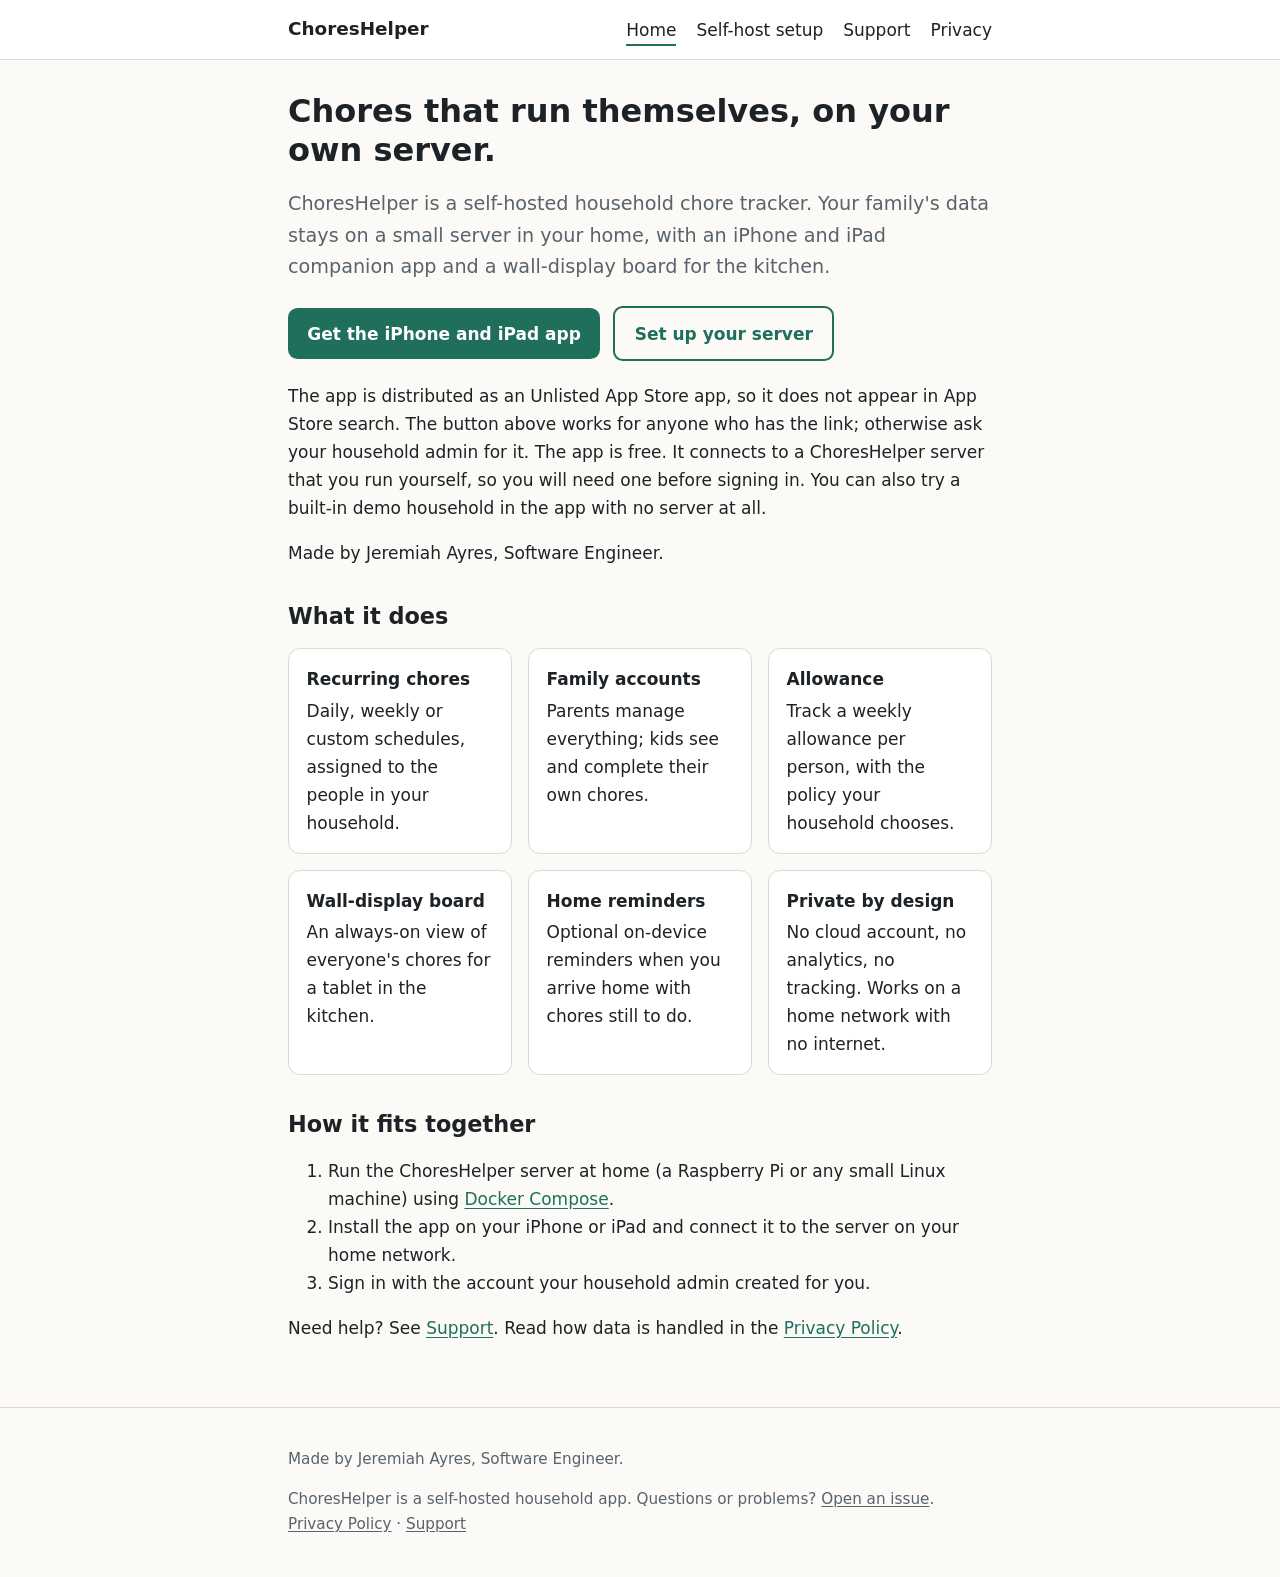
<file: index.html>
<!doctype html>
<html lang="en">
<head>
<meta charset="utf-8">
<meta name="viewport" content="width=device-width, initial-scale=1">
<meta name="color-scheme" content="light dark">
<title>ChoresHelper - a self-hosted household chore tracker</title>
<meta name="description" content="ChoresHelper is a self-hosted chore tracker for families, with an iPhone and iPad app and a wall-display board.">
<link rel="stylesheet" href="style.css">
</head>
<body>
<a class="skip" href="#main">Skip to content</a>
<header class="site"><div class="wrap">
<a class="brand" href="index.html">ChoresHelper</a>
<nav aria-label="Main"><ul><li><a href="index.html" aria-current="page">Home</a></li><li><a href="setup.html">Self-host setup</a></li><li><a href="support.html">Support</a></li><li><a href="privacy.html">Privacy</a></li></ul></nav>
</div></header>
<main id="main"><div class="wrap">
<h1>Chores that run themselves, on your own server.</h1>
<p class="lead">ChoresHelper is a self-hosted household chore tracker. Your family's data stays on a small server in your home, with an iPhone and iPad companion app and a wall-display board for the kitchen.</p>
<p><a class="btn" href="https://apps.apple.com/app/id6817508989">Get the iPhone and iPad app</a> <a class="btn secondary" href="setup.html">Set up your server</a></p>
<p>The app is distributed as an Unlisted App Store app, so it does not appear in App Store search. The button above works for anyone who has the link; otherwise ask your household admin for it. The app is free. It connects to a ChoresHelper server that you run yourself, so you will need one before signing in. You can also try a built-in demo household in the app with no server at all.</p>

<p>Made by Jeremiah Ayres, Software Engineer.</p>

<h2>What it does</h2>
<ul class="cards">
<li><strong>Recurring chores</strong>Daily, weekly or custom schedules, assigned to the people in your household.</li>
<li><strong>Family accounts</strong>Parents manage everything; kids see and complete their own chores.</li>
<li><strong>Allowance</strong>Track a weekly allowance per person, with the policy your household chooses.</li>
<li><strong>Wall-display board</strong>An always-on view of everyone's chores for a tablet in the kitchen.</li>
<li><strong>Home reminders</strong>Optional on-device reminders when you arrive home with chores still to do.</li>
<li><strong>Private by design</strong>No cloud account, no analytics, no tracking. Works on a home network with no internet.</li>
</ul>

<h2>How it fits together</h2>
<ol>
<li>Run the ChoresHelper server at home (a Raspberry Pi or any small Linux machine) using <a href="setup.html">Docker Compose</a>.</li>
<li>Install the app on your iPhone or iPad and connect it to the server on your home network.</li>
<li>Sign in with the account your household admin created for you.</li>
</ol>
<p>Need help? See <a href="support.html">Support</a>. Read how data is handled in the <a href="privacy.html">Privacy Policy</a>.</p>
</div></main>
<footer class="site"><div class="wrap">
<p>Made by Jeremiah Ayres, Software Engineer.</p>
<p>ChoresHelper is a self-hosted household app. Questions or problems? <a href="https://github.com/AyresJeremiah/choreshelper-site/issues">Open an issue</a>. <a href="privacy.html">Privacy Policy</a> &middot; <a href="support.html">Support</a></p>
</div></footer>
</body>
</html>
</file>
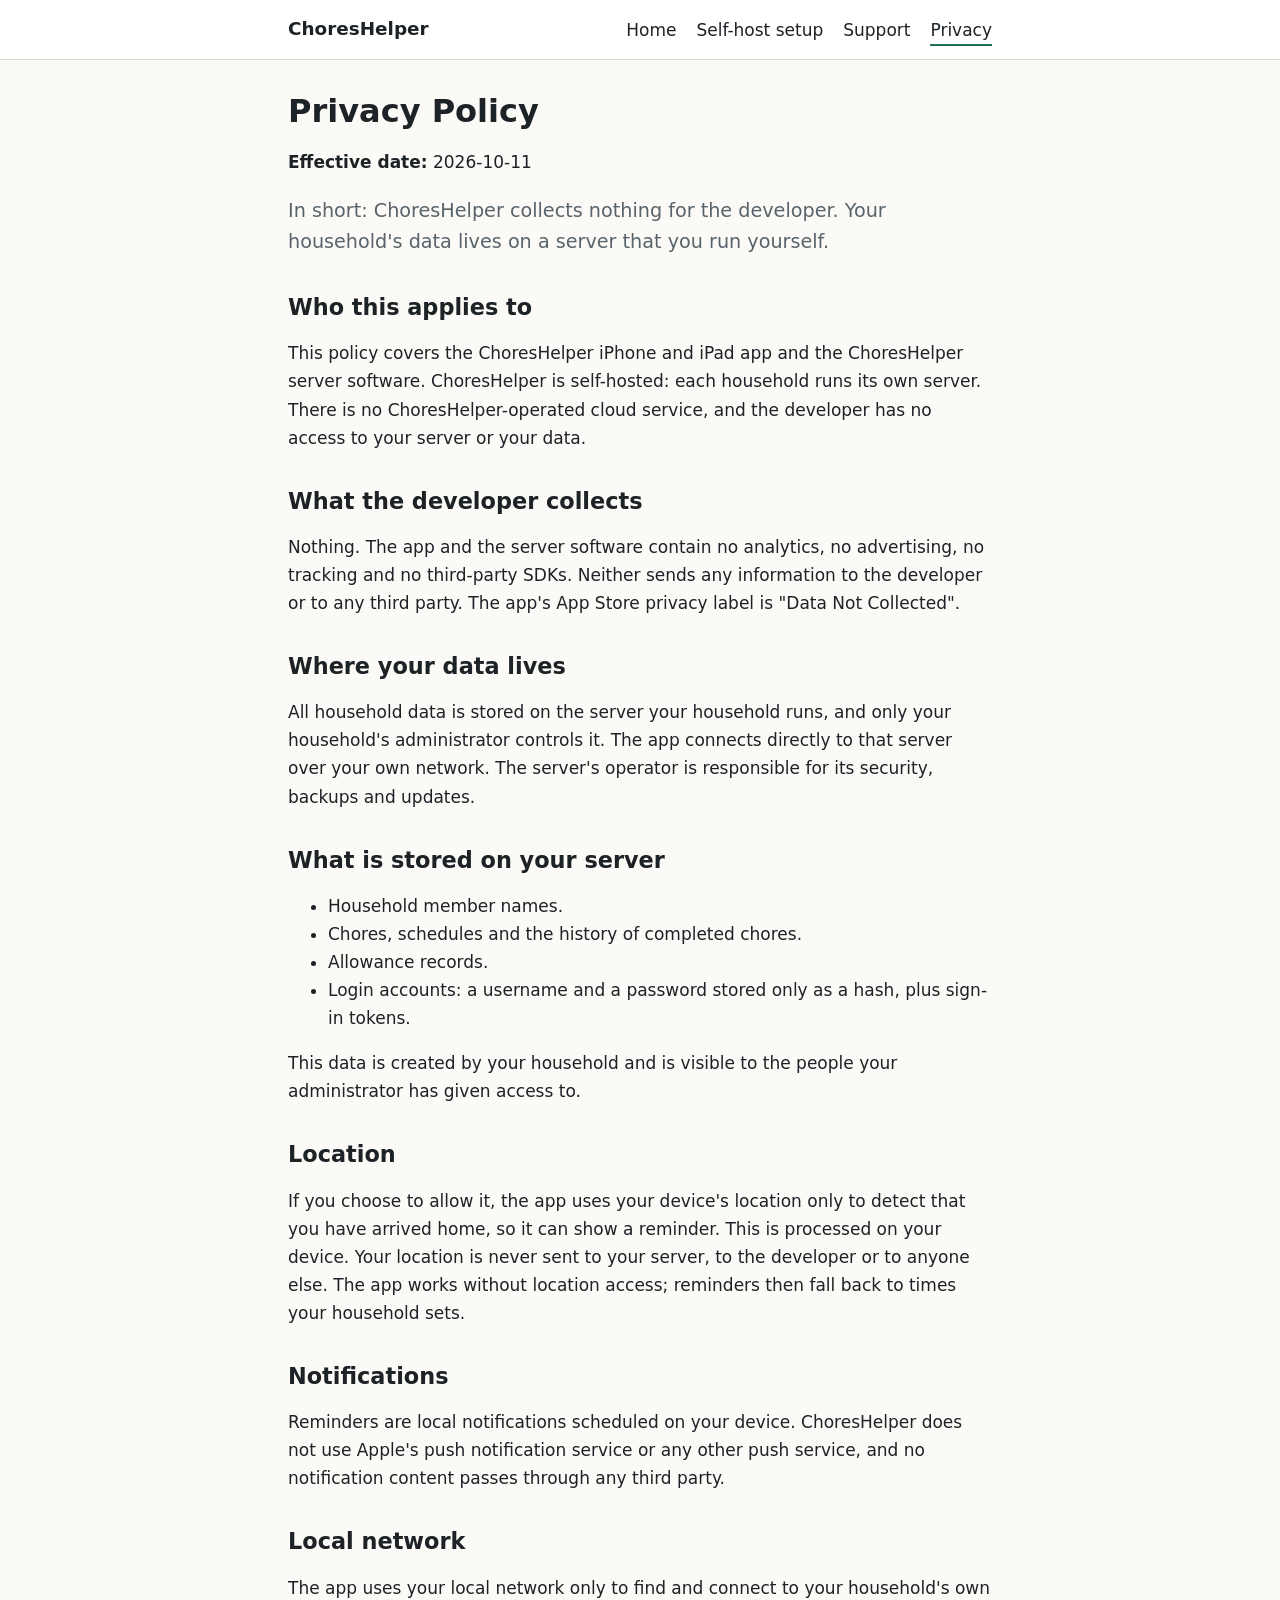
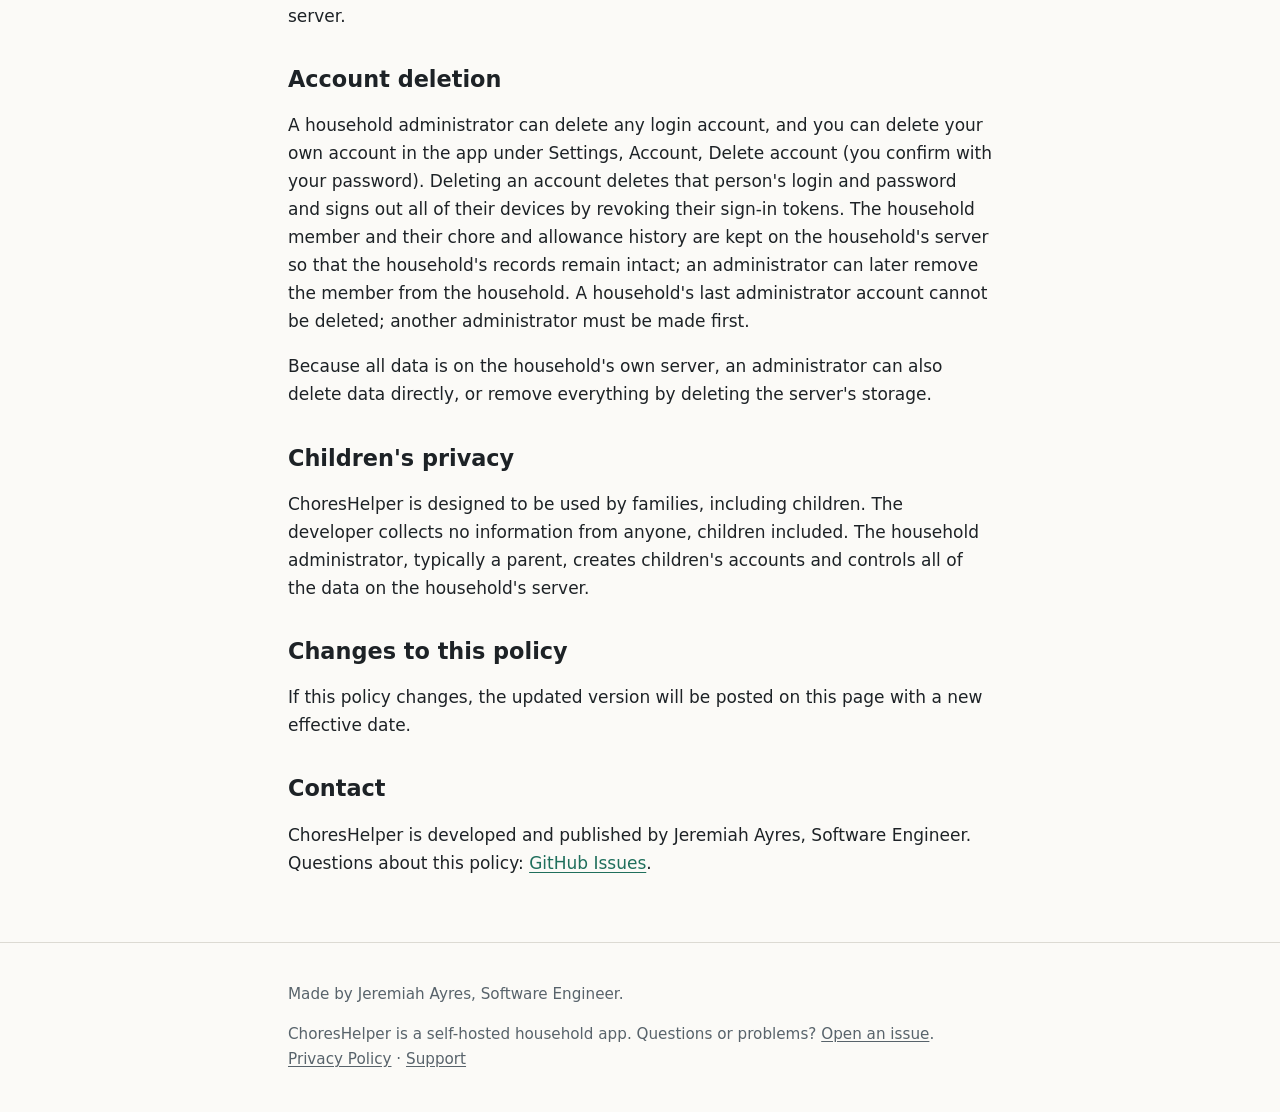
<file: privacy.html>
<!doctype html>
<html lang="en">
<head>
<meta charset="utf-8">
<meta name="viewport" content="width=device-width, initial-scale=1">
<meta name="color-scheme" content="light dark">
<title>Privacy Policy - ChoresHelper</title>
<meta name="description" content="How ChoresHelper handles data: the developer collects nothing, and all household data stays on your own server.">
<link rel="stylesheet" href="style.css">
</head>
<body>
<a class="skip" href="#main">Skip to content</a>
<header class="site"><div class="wrap">
<a class="brand" href="index.html">ChoresHelper</a>
<nav aria-label="Main"><ul><li><a href="index.html">Home</a></li><li><a href="setup.html">Self-host setup</a></li><li><a href="support.html">Support</a></li><li><a href="privacy.html" aria-current="page">Privacy</a></li></ul></nav>
</div></header>
<main id="main"><div class="wrap">
<h1>Privacy Policy</h1>
<p><strong>Effective date:</strong> 2026-10-11</p>
<p class="lead">In short: ChoresHelper collects nothing for the developer. Your household's data lives on a server that you run yourself.</p>

<h2>Who this applies to</h2>
<p>This policy covers the ChoresHelper iPhone and iPad app and the ChoresHelper server software. ChoresHelper is self-hosted: each household runs its own server. There is no ChoresHelper-operated cloud service, and the developer has no access to your server or your data.</p>

<h2>What the developer collects</h2>
<p>Nothing. The app and the server software contain no analytics, no advertising, no tracking and no third-party SDKs. Neither sends any information to the developer or to any third party. The app's App Store privacy label is "Data Not Collected".</p>

<h2>Where your data lives</h2>
<p>All household data is stored on the server your household runs, and only your household's administrator controls it. The app connects directly to that server over your own network. The server's operator is responsible for its security, backups and updates.</p>

<h2>What is stored on your server</h2>
<ul>
<li>Household member names.</li>
<li>Chores, schedules and the history of completed chores.</li>
<li>Allowance records.</li>
<li>Login accounts: a username and a password stored only as a hash, plus sign-in tokens.</li>
</ul>
<p>This data is created by your household and is visible to the people your administrator has given access to.</p>

<h2>Location</h2>
<p>If you choose to allow it, the app uses your device's location only to detect that you have arrived home, so it can show a reminder. This is processed on your device. Your location is never sent to your server, to the developer or to anyone else. The app works without location access; reminders then fall back to times your household sets.</p>

<h2>Notifications</h2>
<p>Reminders are local notifications scheduled on your device. ChoresHelper does not use Apple's push notification service or any other push service, and no notification content passes through any third party.</p>

<h2>Local network</h2>
<p>The app uses your local network only to find and connect to your household's own server.</p>

<h2 id="account-deletion">Account deletion</h2>
<p>A household administrator can delete any login account, and you can delete your own account in the app under Settings, Account, Delete account (you confirm with your password). Deleting an account deletes that person's login and password and signs out all of their devices by revoking their sign-in tokens. The household member and their chore and allowance history are kept on the household's server so that the household's records remain intact; an administrator can later remove the member from the household. A household's last administrator account cannot be deleted; another administrator must be made first.</p>
<p>Because all data is on the household's own server, an administrator can also delete data directly, or remove everything by deleting the server's storage.</p>

<h2>Children's privacy</h2>
<p>ChoresHelper is designed to be used by families, including children. The developer collects no information from anyone, children included. The household administrator, typically a parent, creates children's accounts and controls all of the data on the household's server.</p>

<h2>Changes to this policy</h2>
<p>If this policy changes, the updated version will be posted on this page with a new effective date.</p>

<h2>Contact</h2>
<p>ChoresHelper is developed and published by Jeremiah Ayres, Software Engineer. Questions about this policy: <a href="https://github.com/AyresJeremiah/choreshelper-site/issues">GitHub Issues</a>.</p>
</div></main>
<footer class="site"><div class="wrap">
<p>Made by Jeremiah Ayres, Software Engineer.</p>
<p>ChoresHelper is a self-hosted household app. Questions or problems? <a href="https://github.com/AyresJeremiah/choreshelper-site/issues">Open an issue</a>. <a href="privacy.html">Privacy Policy</a> &middot; <a href="support.html">Support</a></p>
</div></footer>
</body>
</html>
</file>
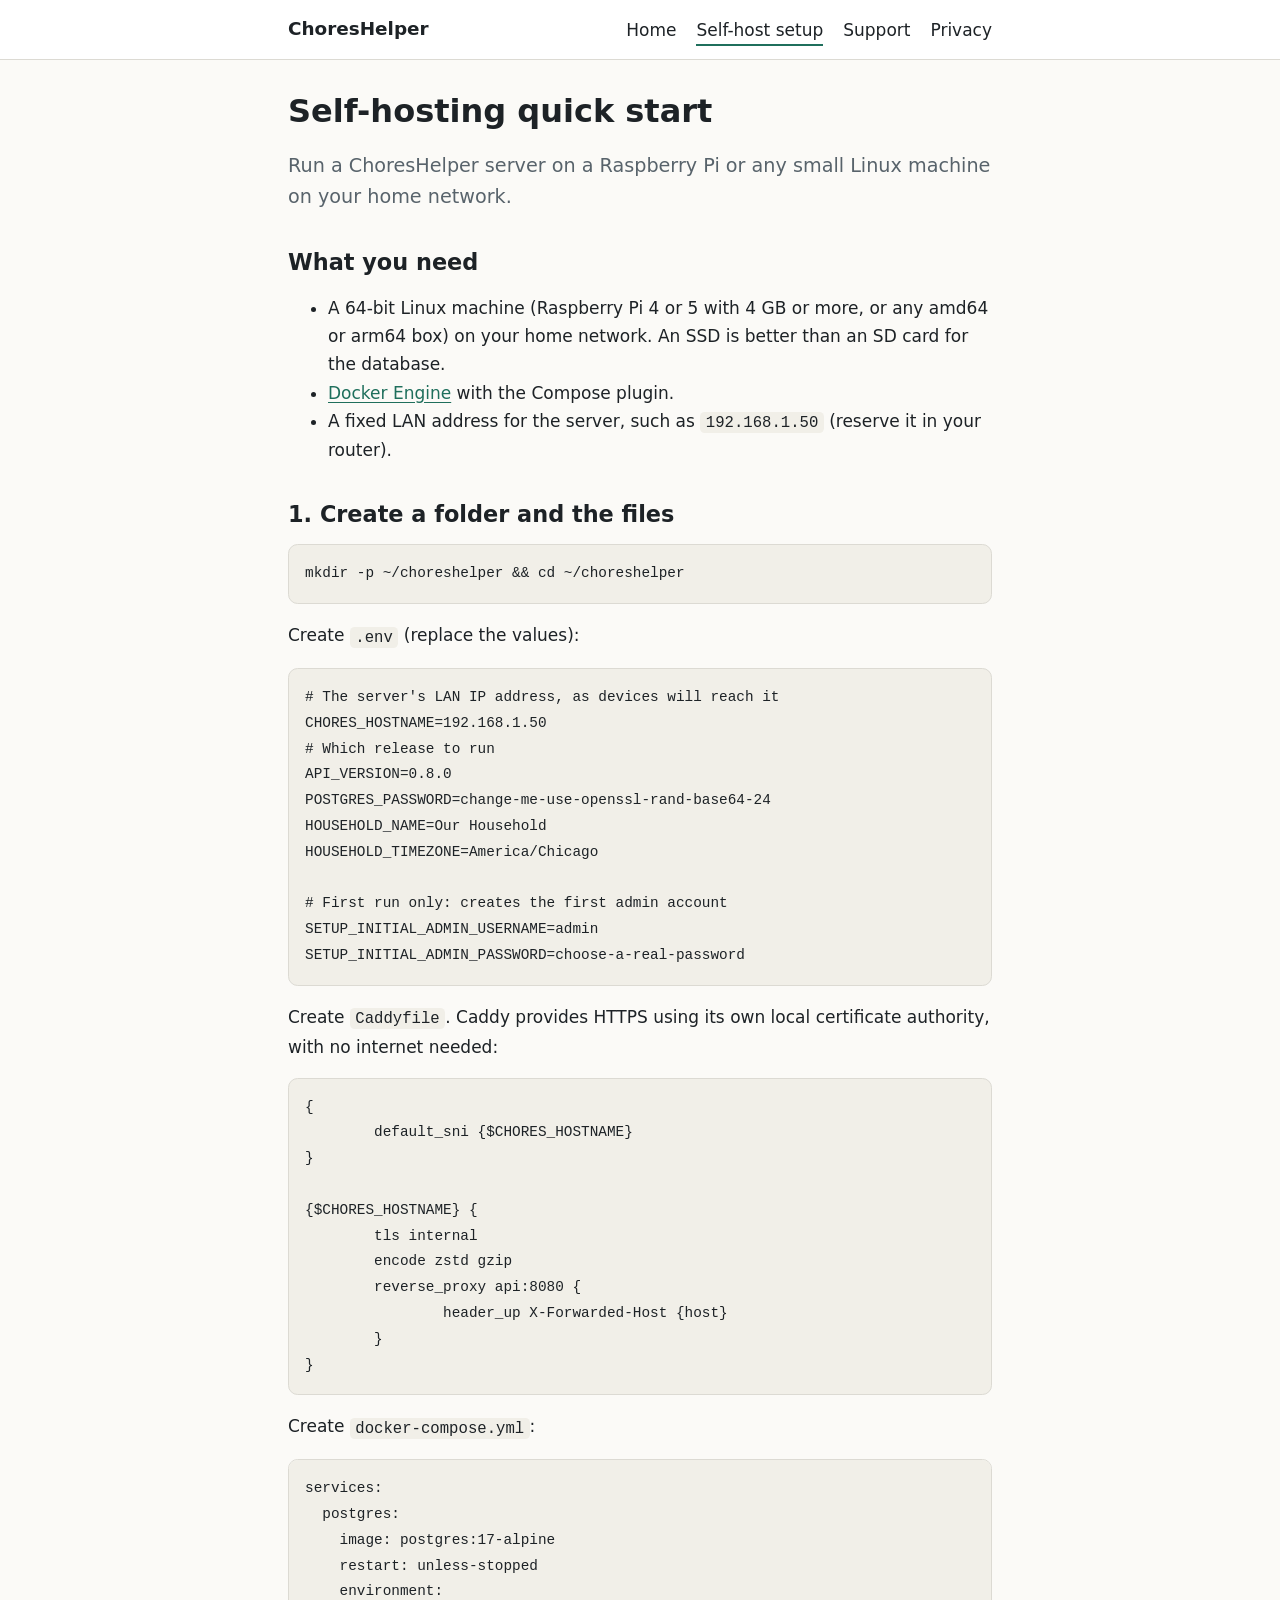
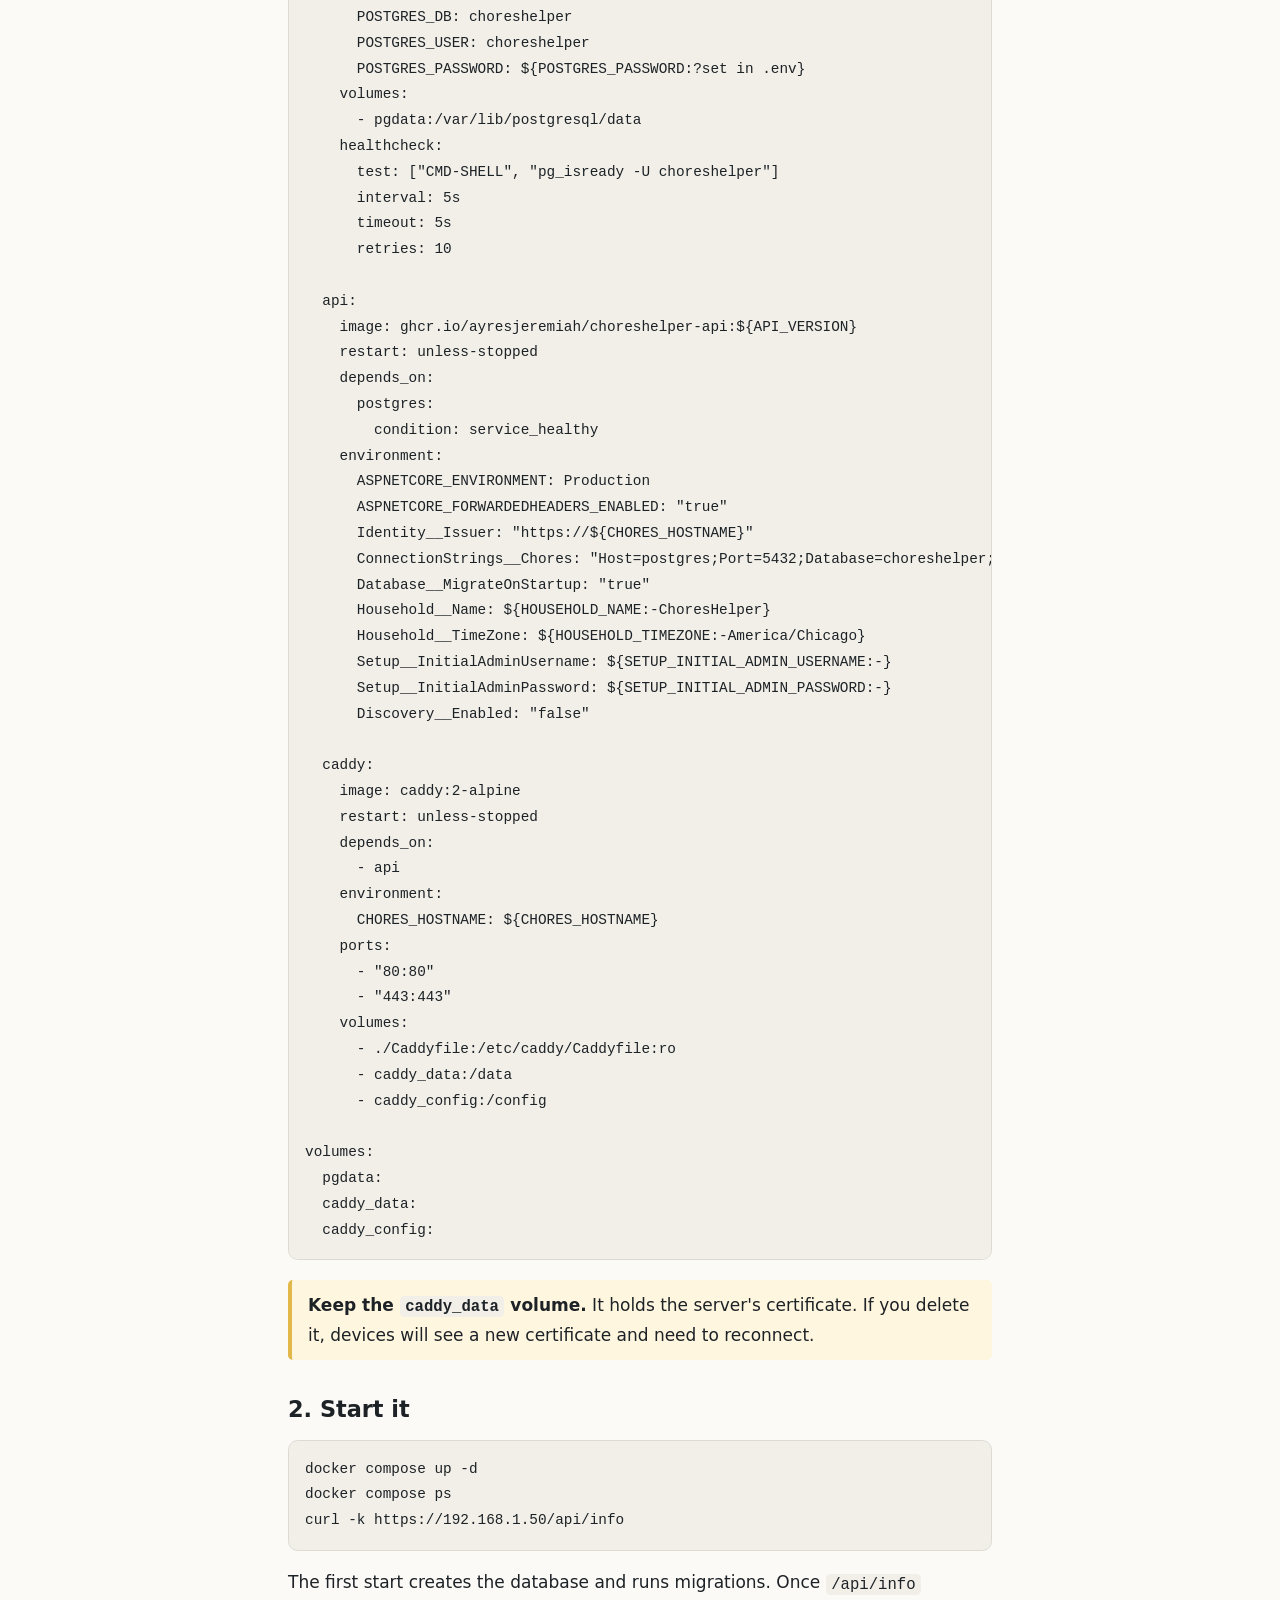
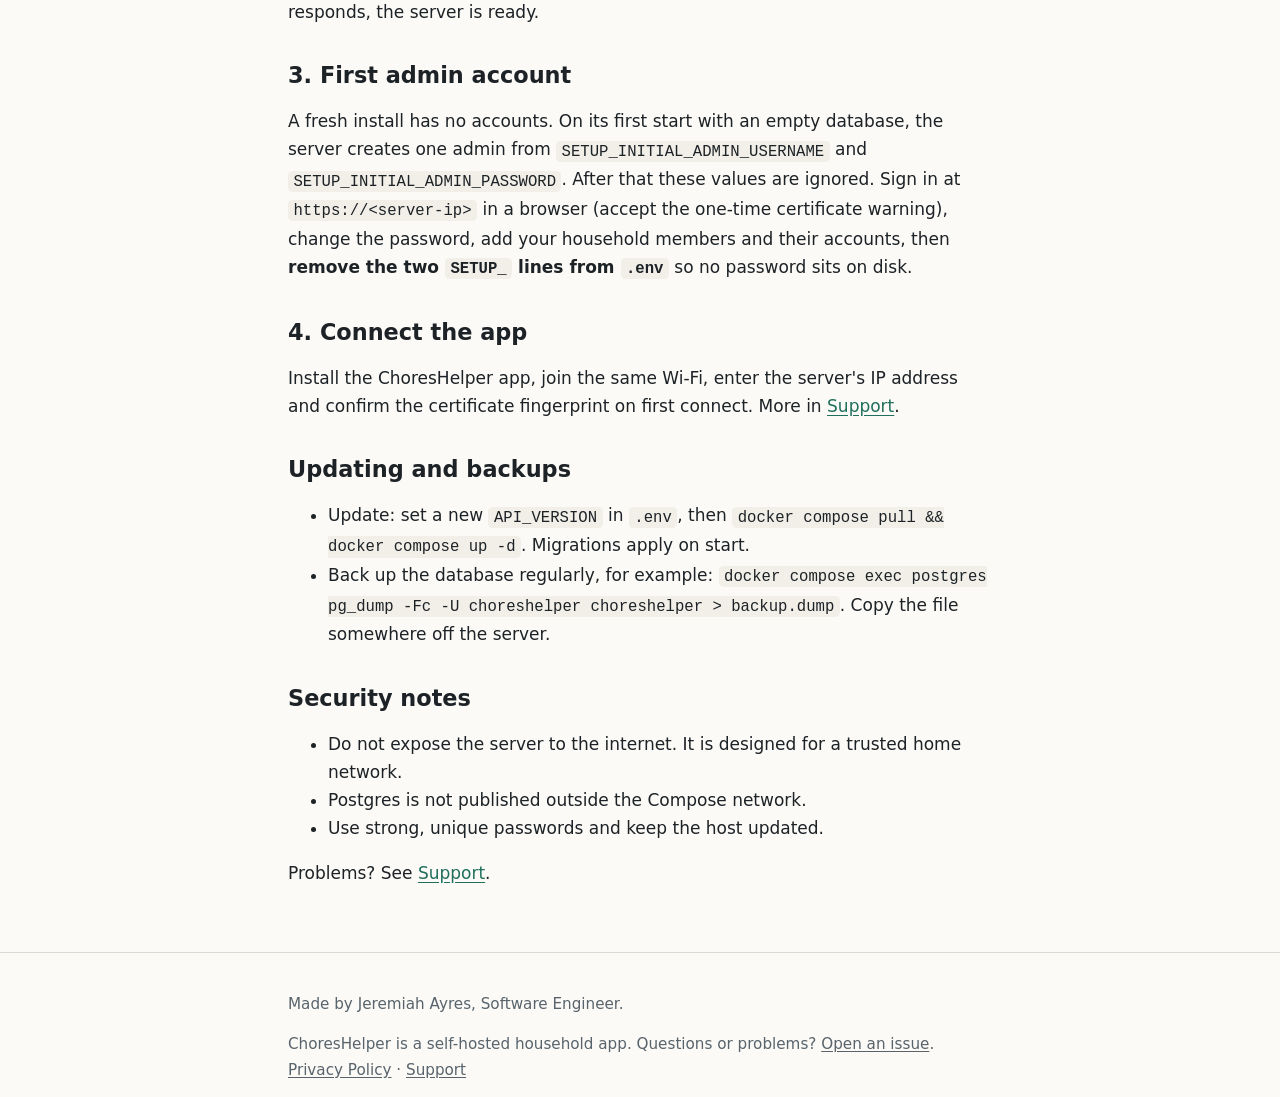
<file: setup.html>
<!doctype html>
<html lang="en">
<head>
<meta charset="utf-8">
<meta name="viewport" content="width=device-width, initial-scale=1">
<meta name="color-scheme" content="light dark">
<title>Self-hosting quick start - ChoresHelper</title>
<meta name="description" content="Run your own ChoresHelper server with Docker Compose in a few minutes.">
<link rel="stylesheet" href="style.css">
</head>
<body>
<a class="skip" href="#main">Skip to content</a>
<header class="site"><div class="wrap">
<a class="brand" href="index.html">ChoresHelper</a>
<nav aria-label="Main"><ul><li><a href="index.html">Home</a></li><li><a href="setup.html" aria-current="page">Self-host setup</a></li><li><a href="support.html">Support</a></li><li><a href="privacy.html">Privacy</a></li></ul></nav>
</div></header>
<main id="main"><div class="wrap">
<h1>Self-hosting quick start</h1>
<p class="lead">Run a ChoresHelper server on a Raspberry Pi or any small Linux machine on your home network.</p>

<h2>What you need</h2>
<ul>
<li>A 64-bit Linux machine (Raspberry Pi 4 or 5 with 4 GB or more, or any amd64 or arm64 box) on your home network. An SSD is better than an SD card for the database.</li>
<li><a href="https://docs.docker.com/engine/install/">Docker Engine</a> with the Compose plugin.</li>
<li>A fixed LAN address for the server, such as <code>192.168.1.50</code> (reserve it in your router).</li>
</ul>

<h2>1. Create a folder and the files</h2>
<pre><code>mkdir -p ~/choreshelper &amp;&amp; cd ~/choreshelper</code></pre>
<p>Create <code>.env</code> (replace the values):</p>
<pre><code># The server's LAN IP address, as devices will reach it
CHORES_HOSTNAME=192.168.1.50
# Which release to run
API_VERSION=0.8.0
POSTGRES_PASSWORD=change-me-use-openssl-rand-base64-24
HOUSEHOLD_NAME=Our Household
HOUSEHOLD_TIMEZONE=America/Chicago

# First run only: creates the first admin account
SETUP_INITIAL_ADMIN_USERNAME=admin
SETUP_INITIAL_ADMIN_PASSWORD=choose-a-real-password</code></pre>
<p>Create <code>Caddyfile</code>. Caddy provides HTTPS using its own local certificate authority, with no internet needed:</p>
<pre><code>{
	default_sni {$CHORES_HOSTNAME}
}

{$CHORES_HOSTNAME} {
	tls internal
	encode zstd gzip
	reverse_proxy api:8080 {
		header_up X-Forwarded-Host {host}
	}
}</code></pre>
<p>Create <code>docker-compose.yml</code>:</p>
<pre><code>services:
  postgres:
    image: postgres:17-alpine
    restart: unless-stopped
    environment:
      POSTGRES_DB: choreshelper
      POSTGRES_USER: choreshelper
      POSTGRES_PASSWORD: ${POSTGRES_PASSWORD:?set in .env}
    volumes:
      - pgdata:/var/lib/postgresql/data
    healthcheck:
      test: ["CMD-SHELL", "pg_isready -U choreshelper"]
      interval: 5s
      timeout: 5s
      retries: 10

  api:
    image: ghcr.io/ayresjeremiah/choreshelper-api:${API_VERSION}
    restart: unless-stopped
    depends_on:
      postgres:
        condition: service_healthy
    environment:
      ASPNETCORE_ENVIRONMENT: Production
      ASPNETCORE_FORWARDEDHEADERS_ENABLED: "true"
      Identity__Issuer: "https://${CHORES_HOSTNAME}"
      ConnectionStrings__Chores: "Host=postgres;Port=5432;Database=choreshelper;Username=choreshelper;Password=${POSTGRES_PASSWORD}"
      Database__MigrateOnStartup: "true"
      Household__Name: ${HOUSEHOLD_NAME:-ChoresHelper}
      Household__TimeZone: ${HOUSEHOLD_TIMEZONE:-America/Chicago}
      Setup__InitialAdminUsername: ${SETUP_INITIAL_ADMIN_USERNAME:-}
      Setup__InitialAdminPassword: ${SETUP_INITIAL_ADMIN_PASSWORD:-}
      Discovery__Enabled: "false"

  caddy:
    image: caddy:2-alpine
    restart: unless-stopped
    depends_on:
      - api
    environment:
      CHORES_HOSTNAME: ${CHORES_HOSTNAME}
    ports:
      - "80:80"
      - "443:443"
    volumes:
      - ./Caddyfile:/etc/caddy/Caddyfile:ro
      - caddy_data:/data
      - caddy_config:/config

volumes:
  pgdata:
  caddy_data:
  caddy_config:</code></pre>
<div class="note"><strong>Keep the <code>caddy_data</code> volume.</strong> It holds the server's certificate. If you delete it, devices will see a new certificate and need to reconnect.</div>

<h2>2. Start it</h2>
<pre><code>docker compose up -d
docker compose ps
curl -k https://192.168.1.50/api/info</code></pre>
<p>The first start creates the database and runs migrations. Once <code>/api/info</code> responds, the server is ready.</p>

<h2 id="admin">3. First admin account</h2>
<p>A fresh install has no accounts. On its first start with an empty database, the server creates one admin from <code>SETUP_INITIAL_ADMIN_USERNAME</code> and <code>SETUP_INITIAL_ADMIN_PASSWORD</code>. After that these values are ignored. Sign in at <code>https://&lt;server-ip&gt;</code> in a browser (accept the one-time certificate warning), change the password, add your household members and their accounts, then <strong>remove the two <code>SETUP_</code> lines from <code>.env</code></strong> so no password sits on disk.</p>

<h2>4. Connect the app</h2>
<p>Install the ChoresHelper app, join the same Wi-Fi, enter the server's IP address and confirm the certificate fingerprint on first connect. More in <a href="support.html">Support</a>.</p>

<h2>Updating and backups</h2>
<ul>
<li>Update: set a new <code>API_VERSION</code> in <code>.env</code>, then <code>docker compose pull &amp;&amp; docker compose up -d</code>. Migrations apply on start.</li>
<li>Back up the database regularly, for example: <code>docker compose exec postgres pg_dump -Fc -U choreshelper choreshelper &gt; backup.dump</code>. Copy the file somewhere off the server.</li>
</ul>

<h2>Security notes</h2>
<ul>
<li>Do not expose the server to the internet. It is designed for a trusted home network.</li>
<li>Postgres is not published outside the Compose network.</li>
<li>Use strong, unique passwords and keep the host updated.</li>
</ul>
<p>Problems? See <a href="support.html">Support</a>.</p>
</div></main>
<footer class="site"><div class="wrap">
<p>Made by Jeremiah Ayres, Software Engineer.</p>
<p>ChoresHelper is a self-hosted household app. Questions or problems? <a href="https://github.com/AyresJeremiah/choreshelper-site/issues">Open an issue</a>. <a href="privacy.html">Privacy Policy</a> &middot; <a href="support.html">Support</a></p>
</div></footer>
</body>
</html>
</file>
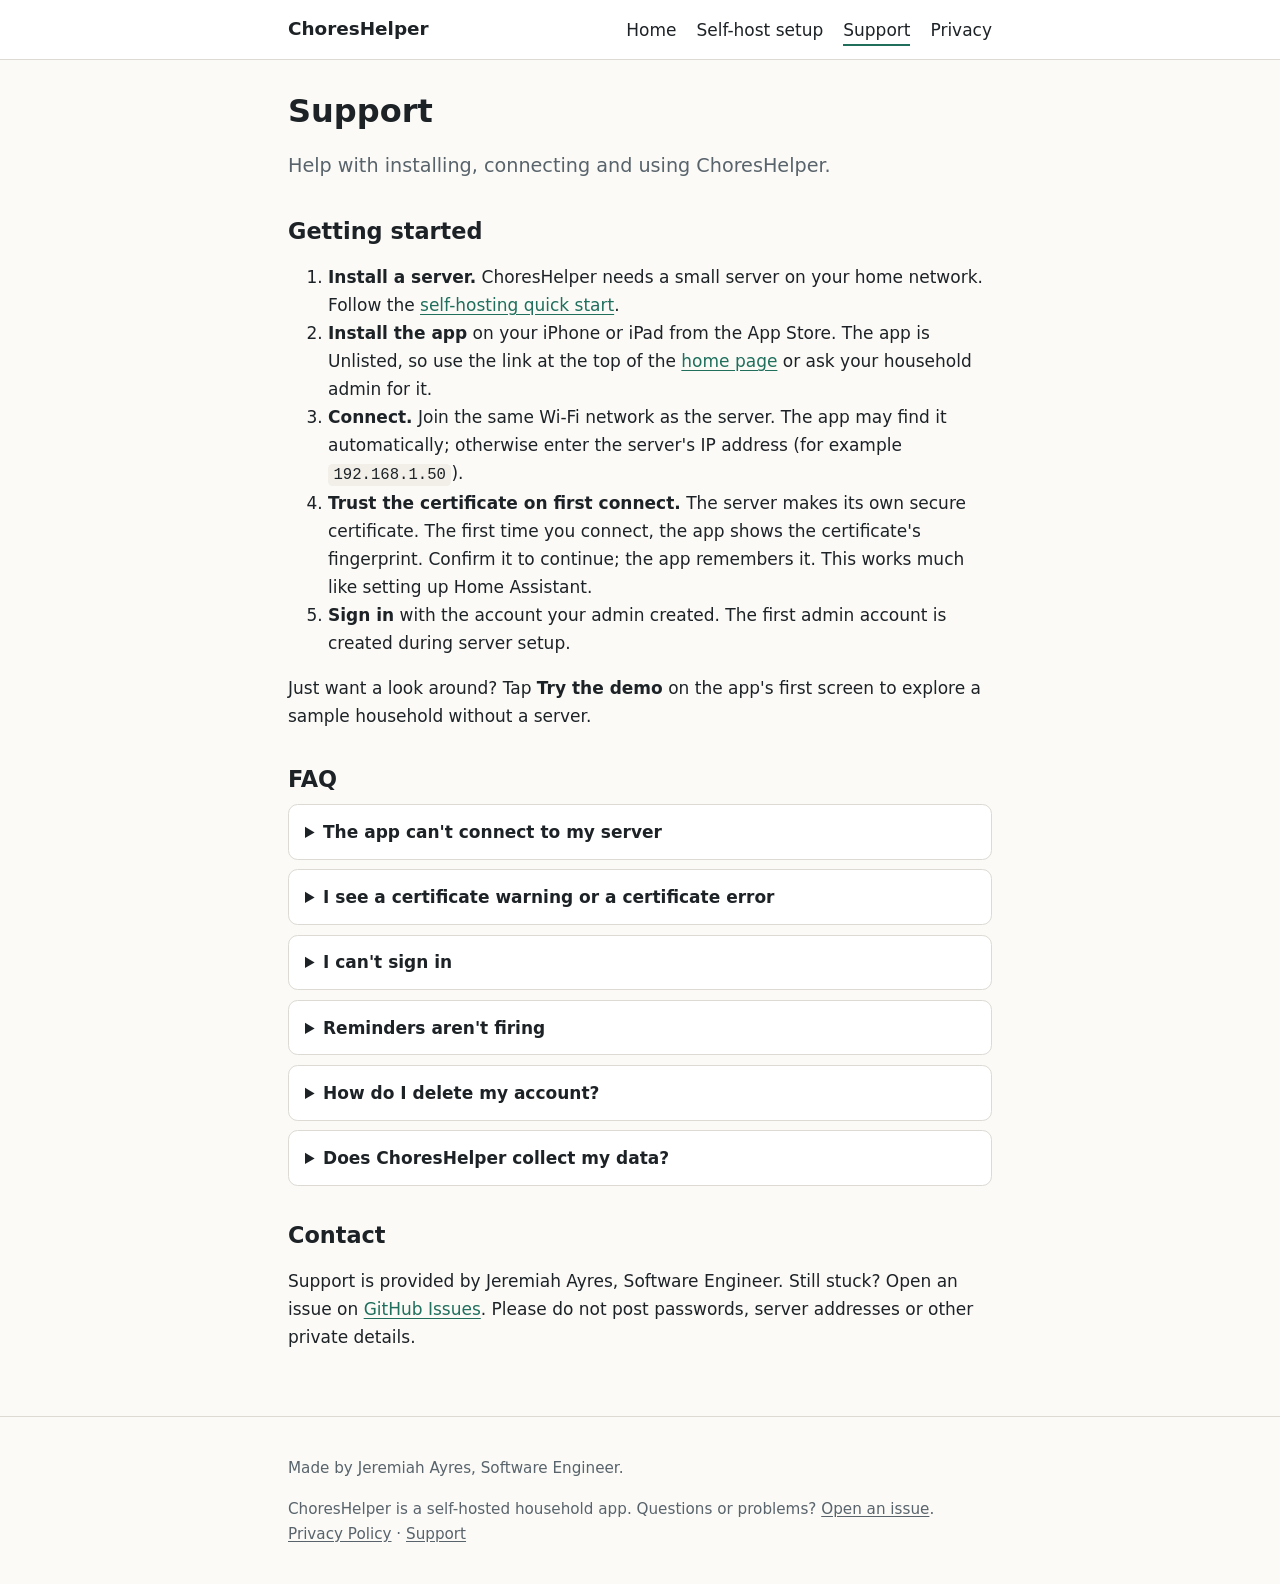
<file: support.html>
<!doctype html>
<html lang="en">
<head>
<meta charset="utf-8">
<meta name="viewport" content="width=device-width, initial-scale=1">
<meta name="color-scheme" content="light dark">
<title>Support - ChoresHelper</title>
<meta name="description" content="Help getting started with ChoresHelper, plus answers to common questions.">
<link rel="stylesheet" href="style.css">
</head>
<body>
<a class="skip" href="#main">Skip to content</a>
<header class="site"><div class="wrap">
<a class="brand" href="index.html">ChoresHelper</a>
<nav aria-label="Main"><ul><li><a href="index.html">Home</a></li><li><a href="setup.html">Self-host setup</a></li><li><a href="support.html" aria-current="page">Support</a></li><li><a href="privacy.html">Privacy</a></li></ul></nav>
</div></header>
<main id="main"><div class="wrap">
<h1>Support</h1>
<p class="lead">Help with installing, connecting and using ChoresHelper.</p>

<h2>Getting started</h2>
<ol>
<li><strong>Install a server.</strong> ChoresHelper needs a small server on your home network. Follow the <a href="setup.html">self-hosting quick start</a>.</li>
<li><strong>Install the app</strong> on your iPhone or iPad from the App Store. The app is Unlisted, so use the link at the top of the <a href="index.html">home page</a> or ask your household admin for it.</li>
<li><strong>Connect.</strong> Join the same Wi-Fi network as the server. The app may find it automatically; otherwise enter the server's IP address (for example <code>192.168.1.50</code>).</li>
<li><strong>Trust the certificate on first connect.</strong> The server makes its own secure certificate. The first time you connect, the app shows the certificate's fingerprint. Confirm it to continue; the app remembers it. This works much like setting up Home Assistant.</li>
<li><strong>Sign in</strong> with the account your admin created. The first admin account is created during server setup.</li>
</ol>
<p>Just want a look around? Tap <strong>Try the demo</strong> on the app's first screen to explore a sample household without a server.</p>

<h2>FAQ</h2>
<details><summary>The app can't connect to my server</summary>
<ul>
<li>Make sure your phone is on the same network (and VLAN) as the server, not on cellular or a guest network.</li>
<li>Check the server is running: <code>docker compose ps</code> should show every service as running.</li>
<li>Open <code>https://&lt;server-ip&gt;/api/info</code> in Safari on the phone. If that fails, the problem is the network or firewall, not the app.</li>
<li>Allow <strong>Local Network</strong> access for ChoresHelper in iOS Settings, under Privacy &amp; Security, then Local Network.</li>
<li>If you use a firewall, port 443 (HTTPS) must be open from your devices to the server.</li>
</ul></details>
<details><summary>I see a certificate warning or a certificate error</summary>
<p>The server issues its own certificate, so devices do not trust it until you say so. In the app, confirm the fingerprint on first connect. In a browser, use the one-time "continue anyway" option. If the server's address changed, or its storage was recreated, it has a new certificate; remove the saved server in the app and connect again.</p></details>
<details><summary>I can't sign in</summary>
<ul>
<li>Usernames and passwords are set by your household admin. Ask them to reset your password.</li>
<li>If you are the admin and never created an account, set the initial admin username and password in the server's <code>.env</code> file. See the <a href="setup.html#admin">setup guide</a>.</li>
<li>Check the phone's date and time are set automatically.</li>
</ul></details>
<details><summary>Reminders aren't firing</summary>
<ul>
<li>Allow notifications for ChoresHelper in iOS Settings, under Notifications.</li>
<li>For arrival reminders, allow Location. "Always" lets ChoresHelper remind you the moment you get home even if the app is closed; without it, reminders arrive at the times your household sets. Location never leaves your device.</li>
<li>Focus modes and Low Power Mode can delay or hide notifications.</li>
<li>Open the app now and then so it can refresh the chore list from your server.</li>
</ul></details>
<details><summary>How do I delete my account?</summary>
<p>In the app, open <strong>Settings</strong>, then <strong>Account</strong>, then <strong>Delete account</strong>. Your household admin can also delete any login from the admin area. Deleting a login deletes your password and signs you out everywhere. Your past chore history stays with the household's member record until an admin removes the member. The last remaining admin account cannot be deleted. See the <a href="privacy.html#account-deletion">Privacy Policy</a>.</p></details>
<details><summary>Does ChoresHelper collect my data?</summary>
<p>No. The developer receives nothing. Everything stays on your household's server. See the <a href="privacy.html">Privacy Policy</a>.</p></details>

<h2>Contact</h2>
<p>Support is provided by Jeremiah Ayres, Software Engineer. Still stuck? Open an issue on <a href="https://github.com/AyresJeremiah/choreshelper-site/issues">GitHub Issues</a>. Please do not post passwords, server addresses or other private details.</p>
</div></main>
<footer class="site"><div class="wrap">
<p>Made by Jeremiah Ayres, Software Engineer.</p>
<p>ChoresHelper is a self-hosted household app. Questions or problems? <a href="https://github.com/AyresJeremiah/choreshelper-site/issues">Open an issue</a>. <a href="privacy.html">Privacy Policy</a> &middot; <a href="support.html">Support</a></p>
</div></footer>
</body>
</html>
</file>
<file: style.css>
:root{--bg:#fbfaf7;--surface:#fff;--text:#1d2226;--muted:#58636b;--accent:#1f6f5c;--accent-text:#fff;--border:#dcdad3;--code-bg:#f1efe8;--warn-bg:#fff6e0;--warn-border:#e2b84a}
@media (prefers-color-scheme:dark){:root{--bg:#14181a;--surface:#1c2124;--text:#e8ebec;--muted:#a1adb3;--accent:#5cc4a8;--accent-text:#0d1512;--border:#313a3f;--code-bg:#242b2f;--warn-bg:#2d2610;--warn-border:#8a6d1c}}
*{box-sizing:border-box}
html{-webkit-text-size-adjust:100%}
body{margin:0;background:var(--bg);color:var(--text);font:1.0625rem/1.65 system-ui,-apple-system,"Segoe UI",Roboto,sans-serif}
a{color:var(--accent);text-underline-offset:.15em}
a:focus-visible,summary:focus-visible,.btn:focus-visible{outline:3px solid var(--accent);outline-offset:3px;border-radius:4px}
.skip{position:absolute;left:-999px;top:0;background:var(--accent);color:var(--accent-text);padding:.5rem 1rem;z-index:10}
.skip:focus{left:0}
header.site{border-bottom:1px solid var(--border);background:var(--surface)}
.wrap{max-width:46rem;margin:0 auto;padding:0 1rem}
header.site .wrap{display:flex;flex-wrap:wrap;gap:.5rem 1.5rem;align-items:center;justify-content:space-between;padding-top:.9rem;padding-bottom:.9rem}
.brand{font-weight:700;font-size:1.15rem;color:var(--text);text-decoration:none}
nav ul{display:flex;flex-wrap:wrap;gap:.25rem 1.25rem;list-style:none;margin:0;padding:0}
nav a{color:var(--text);text-decoration:none;padding:.25rem 0;border-bottom:2px solid transparent}
nav a:hover,nav a[aria-current=page]{border-bottom-color:var(--accent)}
main{padding:2rem 0 3rem}
h1{font-size:2rem;line-height:1.2;margin:0 0 .75rem}
h2{font-size:1.4rem;line-height:1.3;margin:2.2rem 0 .5rem}
h3{font-size:1.1rem;margin:1.5rem 0 .25rem}
.lead{font-size:1.2rem;color:var(--muted)}
.btn{display:inline-block;background:var(--accent);color:var(--accent-text);padding:.7rem 1.2rem;border-radius:.6rem;text-decoration:none;font-weight:600;margin:.25rem .5rem .25rem 0}
.btn.secondary{background:transparent;color:var(--accent);border:2px solid var(--accent)}
.cards{display:grid;gap:1rem;grid-template-columns:repeat(auto-fit,minmax(14rem,1fr));padding:0;list-style:none}
.cards li{background:var(--surface);border:1px solid var(--border);border-radius:.75rem;padding:1rem 1.1rem}
.cards strong{display:block;margin-bottom:.2rem}
pre,code{font-family:ui-monospace,SFMono-Regular,Menlo,Consolas,monospace;font-size:.92em}
code{background:var(--code-bg);padding:.1em .35em;border-radius:.3em;overflow-wrap:anywhere}
pre{background:var(--code-bg);padding:1rem;border-radius:.6rem;overflow-x:auto;border:1px solid var(--border)}
pre code{background:none;padding:0;overflow-wrap:normal}
details{background:var(--surface);border:1px solid var(--border);border-radius:.6rem;padding:.2rem 1rem;margin:.6rem 0}
summary{cursor:pointer;font-weight:600;padding:.6rem 0}
.note{background:var(--warn-bg);border-left:4px solid var(--warn-border);padding:.7rem 1rem;border-radius:.3rem;margin:1.2rem 0}
footer.site{border-top:1px solid var(--border);color:var(--muted);font-size:.95rem;padding:1.5rem 0}
footer.site a{color:var(--muted)}
@media (max-width:30rem){h1{font-size:1.65rem}main{padding-top:1.25rem}}
</file>
